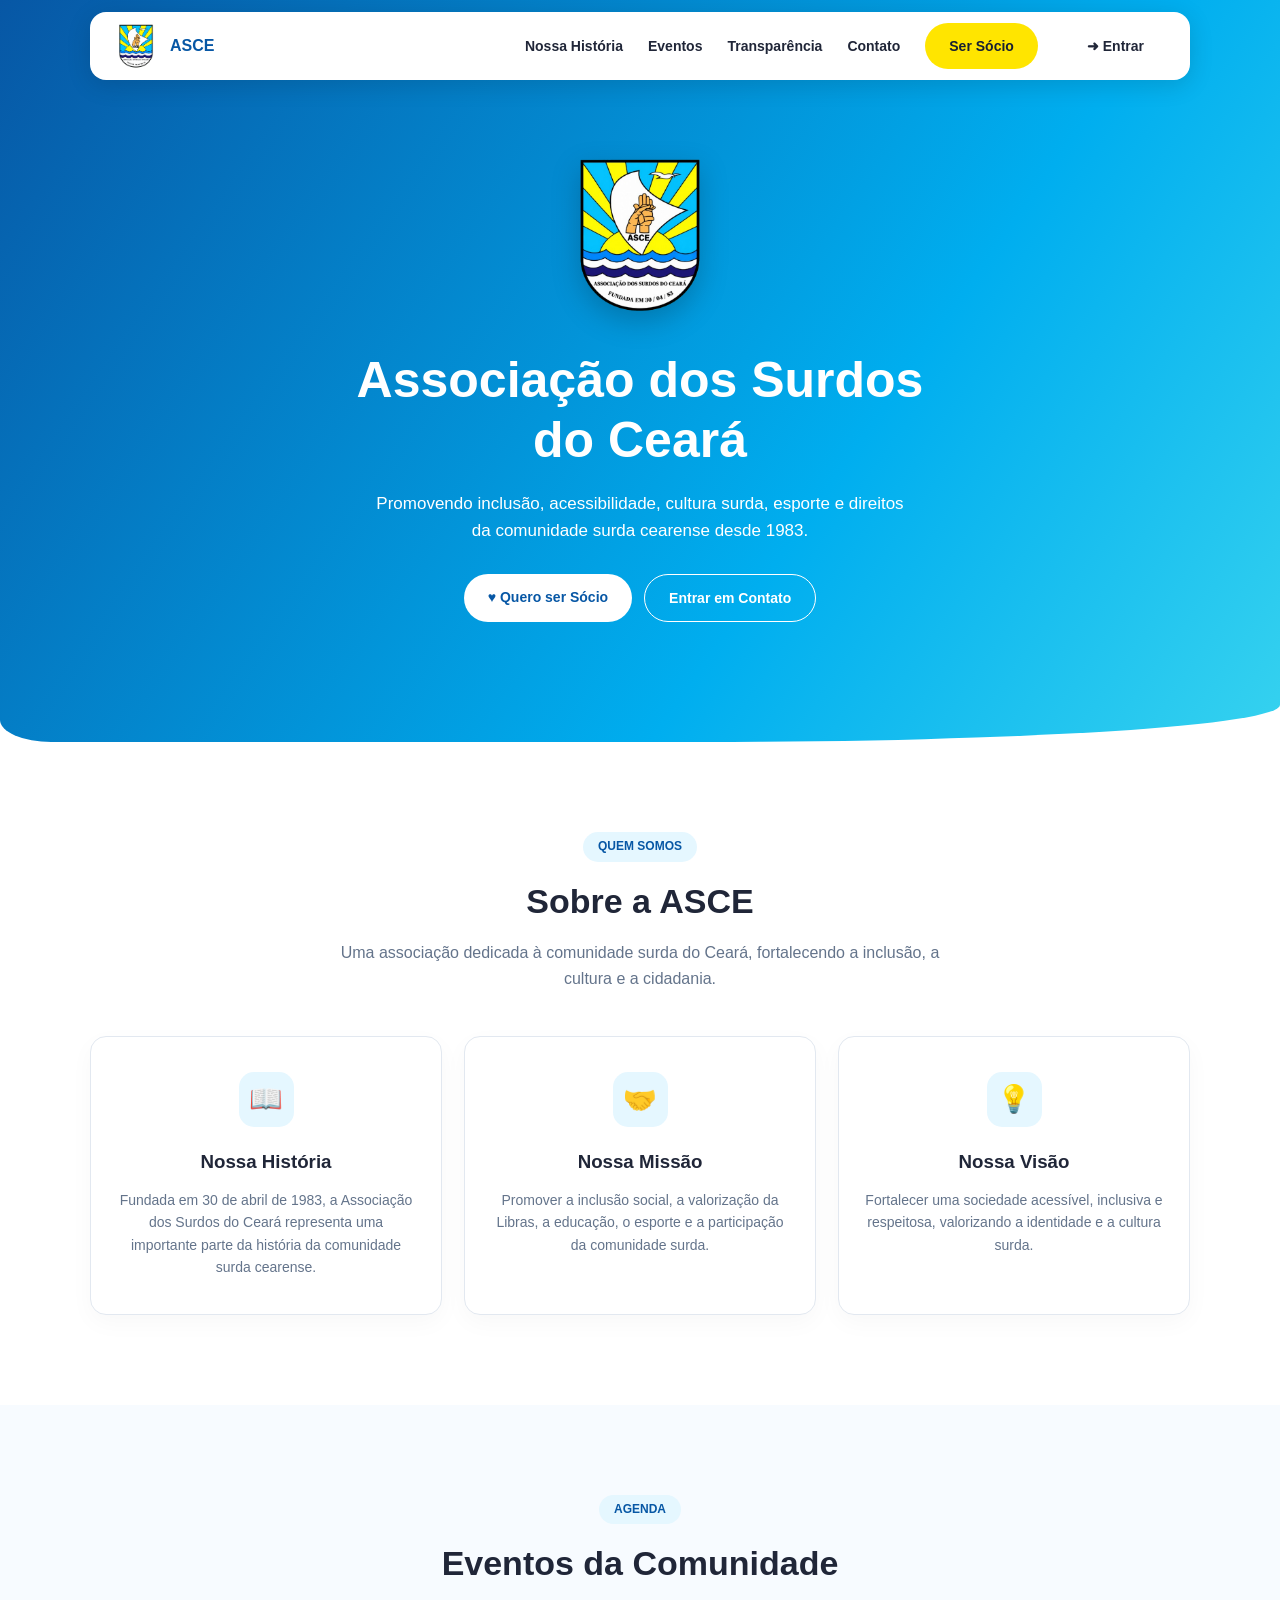
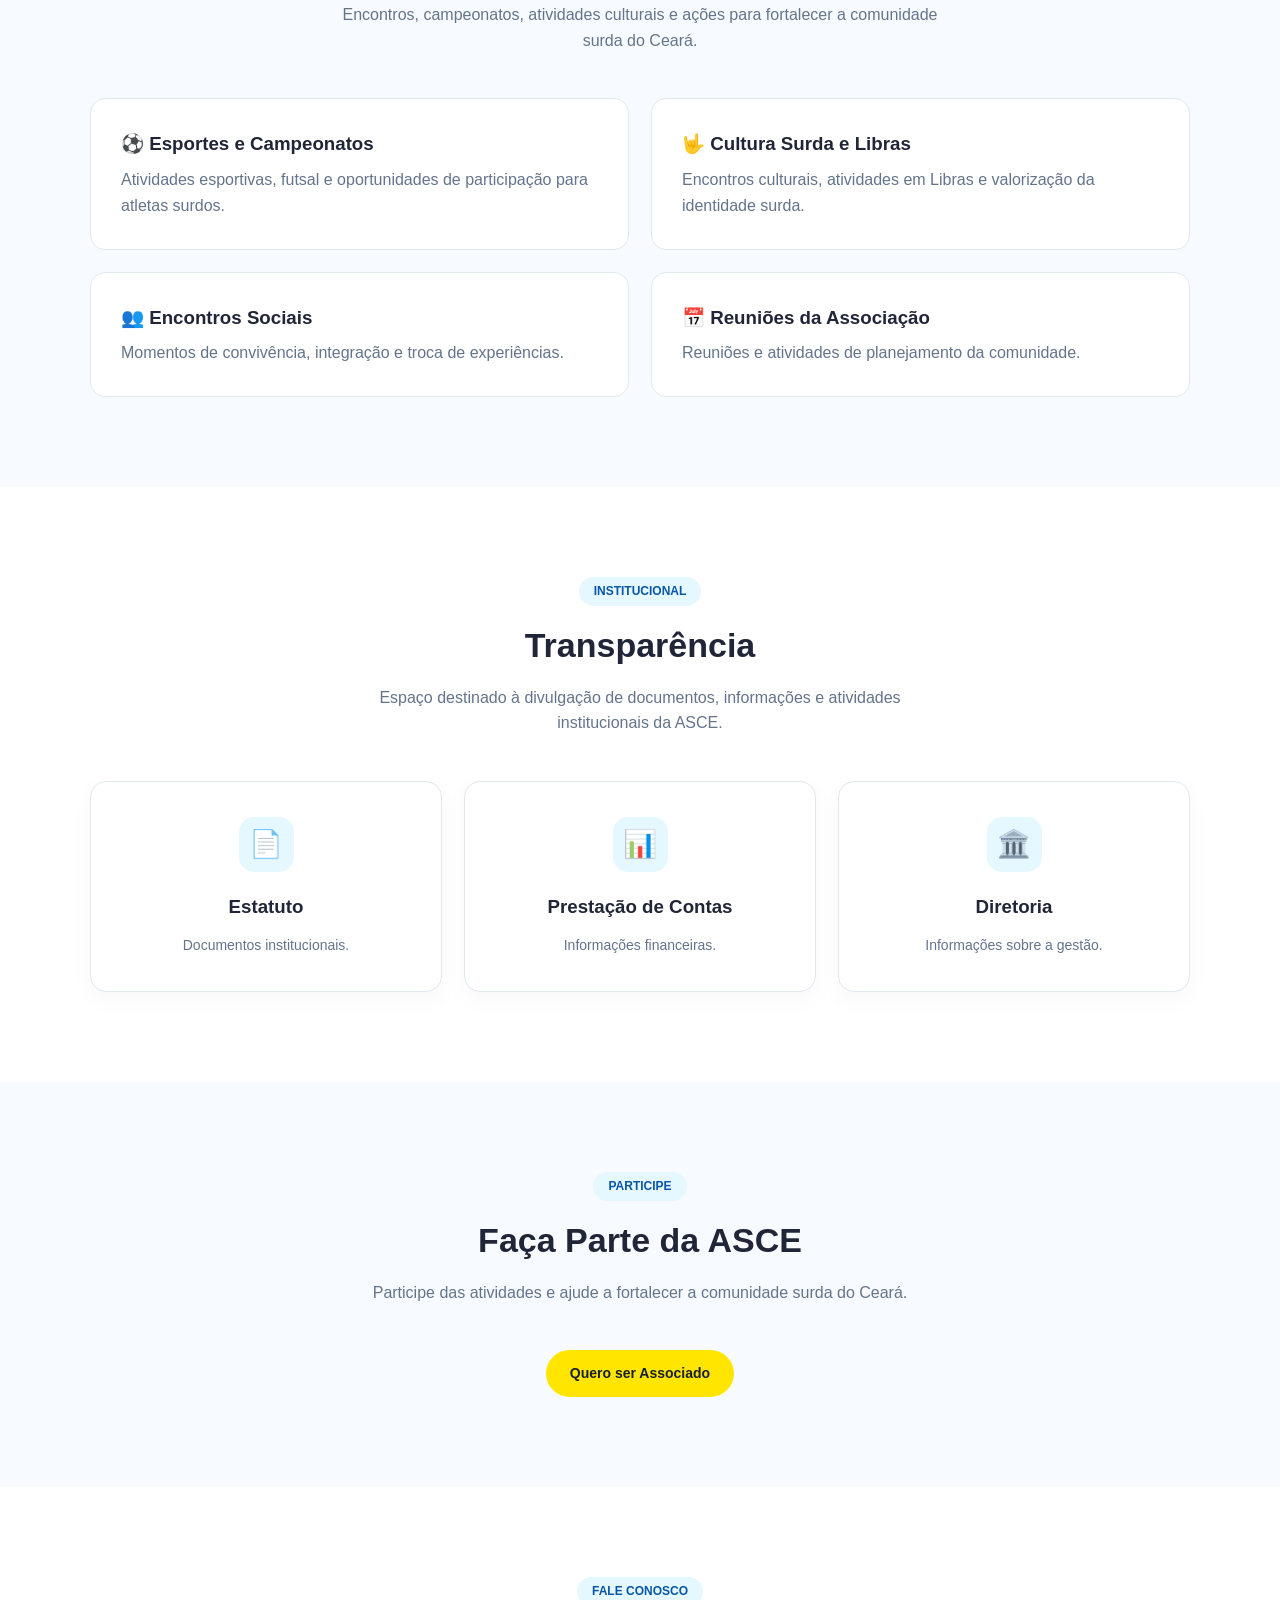
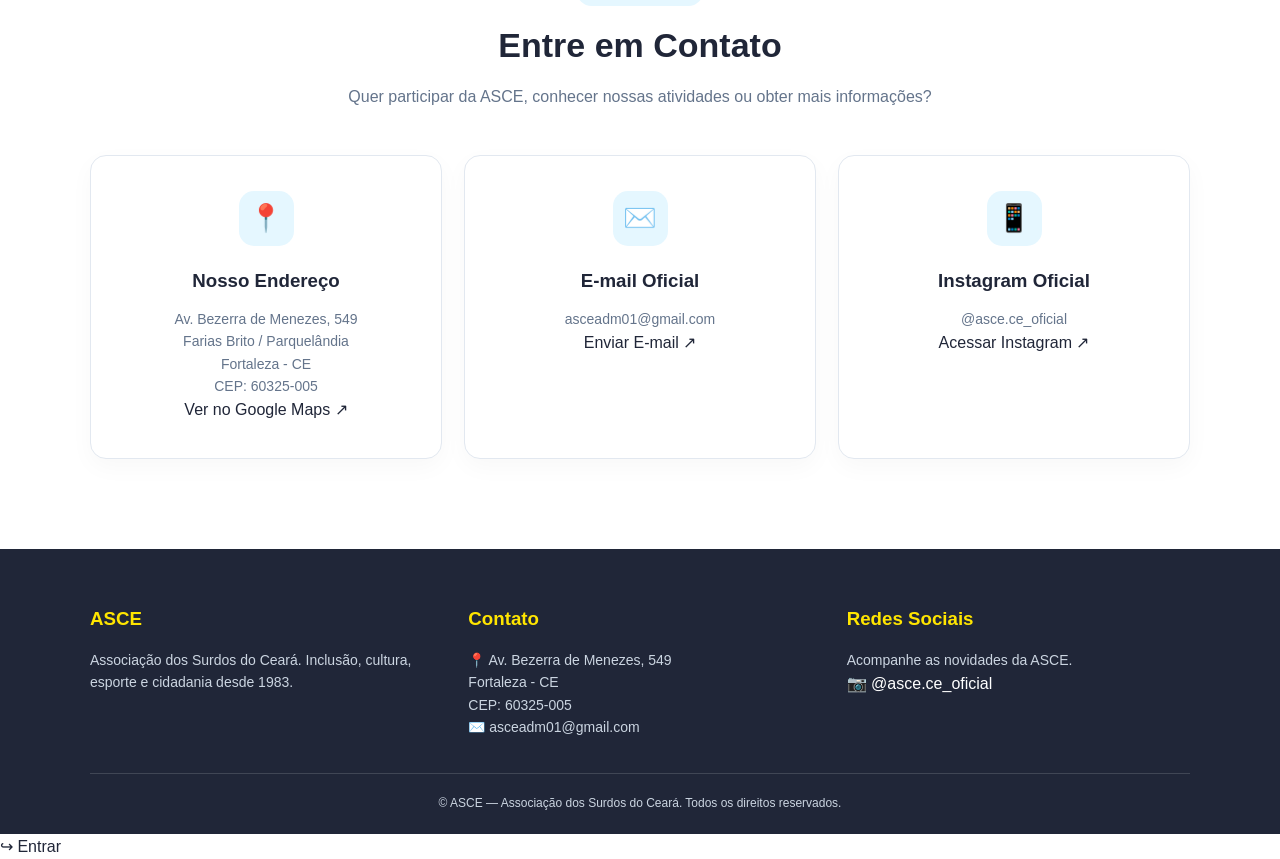
<file: index.html>
<!DOCTYPE html>
<html lang="pt-BR">
<head>
  <meta charset="UTF-8">
  <meta name="viewport" content="width=device-width, initial-scale=1.0">
  <title>ASCE | Associação dos Surdos do Ceará</title>

  <style>
    :root {
      --azul: #00aeef;
      --azul-escuro: #0757a5;
      --amarelo: #ffe500;
      --texto: #202638;
      --cinza: #64748b;
    }

    * {
      margin: 0;
      padding: 0;
      box-sizing: border-box;
    }

    html {
      scroll-behavior: smooth;
    }

    body {
      font-family: Arial, sans-serif;
      color: var(--texto);
      background: white;
      line-height: 1.6;
    }

    a {
      text-decoration: none;
      color: inherit;
    }

    .container {
      width: min(1100px, 90%);
      margin: auto;
    }

    /* MENU */
    header {
      position: fixed;
      top: 12px;
      left: 50%;
      transform: translateX(-50%);
      width: min(1100px, 94%);
      background: white;
      border-radius: 16px;
      padding: 10px 22px;
      display: flex;
      align-items: center;
      justify-content: space-between;
      box-shadow: 0 5px 25px #0002;
      z-index: 100;
    }

    .logo {
      display: flex;
      align-items: center;
      gap: 10px;
      font-weight: bold;
      color: var(--azul-escuro);
    }

    .logo img {
      height: 48px;
      width: auto;
    }

    nav {
      display: flex;
      align-items: center;
      gap: 25px;
    }

    nav a {
      font-size: 14px;
      font-weight: 600;
    }

    nav a:hover {
      color: var(--azul-escuro);
    }

    .btn {
      display: inline-block;
      border-radius: 30px;
      padding: 12px 24px;
      font-weight: bold;
      font-size: 14px;
      transition: 0.2s;
      cursor: pointer;
      border: none;
    }

    .btn:hover {
      transform: translateY(-2px);
    }

    .btn-amarelo {
      background: var(--amarelo);
      color: #172033;
    }

    .btn-branco {
      background: white;
      color: var(--azul-escuro);
    }

    .btn-contorno {
      border: 1px solid white;
      color: white;
      background: transparent;
    }

    /* INICIO */
    .hero {
      min-height: 720px;
      padding: 150px 20px 120px;
      background: linear-gradient(
        125deg,
        #0757a5,
        #00aeef 65%,
        #36d2ef
      );
      color: white;
      text-align: center;
      display: flex;
      align-items: center;
      justify-content: center;
      border-radius: 0 0 45% 4% / 0 0 5% 3%;
    }

    .hero img {
      width: 170px;
      max-width: 50%;
      height: auto;
      margin-bottom: 22px;
      filter: drop-shadow(0 10px 14px #0003);
    }

    .hero h1 {
      font-size: clamp(32px, 5vw, 50px);
      line-height: 1.2;
      margin-bottom: 20px;
    }

    .hero p {
      max-width: 550px;
      margin: 0 auto 30px;
      font-size: 17px;
    }

    .botoes {
      display: flex;
      justify-content: center;
      gap: 12px;
      flex-wrap: wrap;
    }

    /* SECOES */
    section {
      padding: 90px 0;
      scroll-margin-top: 90px;
    }

    .titulo {
      text-align: center;
      margin-bottom: 45px;
    }

    .etiqueta {
      display: inline-block;
      background: #e5f7ff;
      color: var(--azul-escuro);
      border-radius: 30px;
      padding: 5px 15px;
      font-size: 12px;
      font-weight: bold;
      margin-bottom: 12px;
    }

    .titulo h2 {
      font-size: 34px;
      margin-bottom: 12px;
    }

    .titulo p {
      color: var(--cinza);
      max-width: 600px;
      margin: auto;
    }

    .cards {
      display: grid;
      grid-template-columns: repeat(3, 1fr);
      gap: 22px;
    }

    .card {
      border: 1px solid #e2e8f0;
      border-radius: 16px;
      padding: 35px 25px;
      text-align: center;
      background: white;
      box-shadow: 0 8px 25px #00000008;
    }

    .card .icone {
      display: inline-flex;
      align-items: center;
      justify-content: center;
      width: 55px;
      height: 55px;
      border-radius: 15px;
      background: #e5f7ff;
      font-size: 27px;
      margin-bottom: 20px;
    }

    .card h3 {
      margin-bottom: 12px;
    }

    .card p {
      font-size: 14px;
      color: var(--cinza);
    }

    .fundo-claro {
      background: #f7fbff;
    }

    .eventos {
      display: grid;
      grid-template-columns: repeat(2, 1fr);
      gap: 22px;
    }

    .evento {
      border: 1px solid #e2e8f0;
      border-radius: 15px;
      padding: 30px;
      background: white;
    }

    .evento h3 {
      margin-bottom: 8px;
    }

    .evento p {
      color: var(--cinza);
    }

    .centro {
      text-align: center;
      margin-top: 30px;
    }

    /* CONTATO */
    .contato {
      text-align: center;
      max-width: 600px;
      margin: auto;
    }

    .contato p {
      margin-bottom: 20px;
      color: var(--cinza);
    }

    /* RODAPE */
    footer {
      background: #202638;
      color: white;
      padding: 55px 0 20px;
    }

    .rodape {
      display: grid;
      grid-template-columns: repeat(3, 1fr);
      gap: 35px;
      margin-bottom: 35px;
    }

    footer h3 {
      margin-bottom: 15px;
      color: var(--amarelo);
    }

    footer p {
      color: #cbd5e1;
      font-size: 14px;
    }

    .copyright {
      border-top: 1px solid #ffffff25;
      padding-top: 20px;
      text-align: center;
      font-size: 12px;
    }

    /* CELULAR */
    @media (max-width: 768px) {
      header {
        flex-direction: column;
        gap: 12px;
        padding: 12px;
      }

      nav {
        justify-content: center;
        flex-wrap: wrap;
        gap: 12px;
      }

      nav a {
        font-size: 12px;
      }

      .hero {
        padding-top: 200px;
        min-height: 680px;
      }

      .cards,
      .eventos,
      .rodape {
        grid-template-columns: 1fr;
      }

      .titulo h2 {
        font-size: 28px;
      }

      section {
        padding: 65px 0;
      }
    }
  </style>
</head>

<body>

  <!-- MENU -->
  <header>
    <a href="#inicio" class="logo">
      <img src="escudo-asce.png" alt="Escudo ASCE">
      <span>ASCE</span>
    </a>


<nav>
  <a href="#historia">Nossa História</a>
  <a href="#eventos">Eventos</a>
  <a href="#transparencia">Transparência</a>
  <a href="#contato">Contato</a>

  <a href="cadastro.html" class="btn btn-amarelo">
    Ser Sócio
  </a>

  <a href="login.html" class="btn btn-entrar">
    ➜ Entrar
  </a>
</nav>
</header>

  
<!-- PAGINA INICIAL -->
<main>
  <div class="hero" id="inicio">
    <div>
      <img src="escudo-asce.png"
           alt="Associação dos Surdos do Ceará">

      <h1>
        Associação dos Surdos<br>
        do Ceará
      </h1>

      <p>
        Promovendo inclusão, acessibilidade,
        cultura surda, esporte e direitos da
        comunidade surda cearense desde 1983.
      </p>

      <div class="botoes">
        <a href="cadastro.html" class="btn btn-branco">
          ♥ Quero ser Sócio
        </a>

        <a href="#contato" class="btn btn-contorno">
          Entrar em Contato
        </a>
      </div>
    </div>
  </div>

    <!-- HISTORIA -->
    <section id="historia">
      <div class="container">
        <div class="titulo">
          <span class="etiqueta">QUEM SOMOS</span>
          <h2>Sobre a ASCE</h2>
          <p>
            Uma associação dedicada à comunidade
            surda do Ceará, fortalecendo a
            inclusão, a cultura e a cidadania.
          </p>
        </div>

        <div class="cards">
          <article class="card">
            <div class="icone">📖</div>
            <h3>Nossa História</h3>
            <p>
              Fundada em 30 de abril de 1983,
              a Associação dos Surdos do Ceará
              representa uma importante parte
              da história da comunidade surda
              cearense.
            </p>
          </article>

          <article class="card">
            <div class="icone">🤝</div>
            <h3>Nossa Missão</h3>
            <p>
              Promover a inclusão social,
              a valorização da Libras,
              a educação, o esporte e
              a participação da comunidade surda.
            </p>
          </article>

          <article class="card">
            <div class="icone">💡</div>
            <h3>Nossa Visão</h3>
            <p>
              Fortalecer uma sociedade acessível,
              inclusiva e respeitosa,
              valorizando a identidade e
              a cultura surda.
            </p>
          </article>
        </div>
      </div>
    </section>

    <!-- EVENTOS -->
    <section id="eventos" class="fundo-claro">
      <div class="container">
        <div class="titulo">
          <span class="etiqueta">AGENDA</span>
          <h2>Eventos da Comunidade</h2>
          <p>
            Encontros, campeonatos, atividades
            culturais e ações para fortalecer
            a comunidade surda do Ceará.
          </p>
        </div>

        <div class="eventos">
          <article class="evento">
            <h3>⚽ Esportes e Campeonatos</h3>
            <p>
              Atividades esportivas, futsal
              e oportunidades de participação
              para atletas surdos.
            </p>
          </article>

          <article class="evento">
            <h3>🤟 Cultura Surda e Libras</h3>
            <p>
              Encontros culturais, atividades
              em Libras e valorização da
              identidade surda.
            </p>
          </article>

          <article class="evento">
            <h3>👥 Encontros Sociais</h3>
            <p>
              Momentos de convivência,
              integração e troca de experiências.
            </p>
          </article>

          <article class="evento">
            <h3>📅 Reuniões da Associação</h3>
            <p>
              Reuniões e atividades de
              planejamento da comunidade.
            </p>
          </article>
        </div>
      </div>
    </section>

    <!-- TRANSPARENCIA -->
    <section id="transparencia">
      <div class="container">
        <div class="titulo">
          <span class="etiqueta">INSTITUCIONAL</span>
          <h2>Transparência</h2>
          <p>
            Espaço destinado à divulgação de
            documentos, informações e
            atividades institucionais da ASCE.
          </p>
        </div>

        <div class="cards">
          <article class="card">
            <div class="icone">📄</div>
            <h3>Estatuto</h3>
            <p>Documentos institucionais.</p>
          </article>

          <article class="card">
            <div class="icone">📊</div>
            <h3>Prestação de Contas</h3>
            <p>Informações financeiras.</p>
          </article>

          <article class="card">
            <div class="icone">🏛️</div>
            <h3>Diretoria</h3>
            <p>Informações sobre a gestão.</p>
          </article>
        </div>
      </div>
    </section>

    <!-- ASSOCIADOS -->
    <section id="associados" class="fundo-claro">
      <div class="container">
        <div class="titulo">
          <span class="etiqueta">PARTICIPE</span>
          <h2>Faça Parte da ASCE</h2>
          <p>
            Participe das atividades e ajude
            a fortalecer a comunidade surda
            do Ceará.
          </p>
        </div>

        <div class="centro">
          <a href="#contato" class="btn btn-amarelo">
            Quero ser Associado
          </a>
        </div>
      </div>
    </section>

    <!-- CONTATO -->
    
<!-- CONTATO -->
<section id="contato">
  <div class="container">
    <div class="titulo">
      <span class="etiqueta">FALE CONOSCO</span>
      <h2>Entre em Contato</h2>
      <p>
        Quer participar da ASCE, conhecer nossas
        atividades ou obter mais informações?
      </p>
    </div>

    <div class="cards">
      <article class="card">
        <div class="icone">📍</div>
        <h3>Nosso Endereço</h3>
        <p>
          Av. Bezerra de Menezes, 549<br>
          Farias Brito / Parquelândia<br>
          Fortaleza - CE<br>
          CEP: 60325-005
        </p>
        <a
          href="https://www.google.com/maps/search/?api=1&query=Av.+Bezerra+de+Menezes+549+Fortaleza+CE"
          target="_blank"
          rel="noopener noreferrer"
          class="link-contato"
        >
          Ver no Google Maps ↗
        </a>
      </article>

      <article class="card">
        <div class="icone">✉️</div>
        <h3>E-mail Oficial</h3>
        <p>asceadm01@gmail.com</p>
        <a
          href="mailto:asceadm01@gmail.com"
          class="link-contato"
        >
          Enviar E-mail ↗
        </a>
      </article>

      <article class="card">
        <div class="icone">📱</div>
        <h3>Instagram Oficial</h3>
        <p>@asce.ce_oficial</p>
        <a
          href="https://www.instagram.com/asce.ce_oficial/"
          target="_blank"
          rel="noopener noreferrer"
          class="link-contato"
        >
          Acessar Instagram ↗
        </a>
      </article>
    </div>
  </div>
</section>

 
<!-- RODAPE -->
<footer>
  <div class="container">
    <div class="rodape">

      <div>
        <h3>ASCE</h3>
        <p>
          Associação dos Surdos do Ceará.
          Inclusão, cultura, esporte
          e cidadania desde 1983.
        </p>
      </div>

      <div>
        <h3>Contato</h3>
        <p>
          📍 Av. Bezerra de Menezes, 549<br>
          Fortaleza - CE<br>
          CEP: 60325-005
        </p>
        <p>
          <a href="mailto:asceadm01@gmail.com">
            ✉️ asceadm01@gmail.com
          </a>
        </p>
      </div>

      <div>
        <h3>Redes Sociais</h3>
        <p>
          Acompanhe as novidades da ASCE.
        </p>
        <a
          href="https://www.instagram.com/asce.ce_oficial/"
          target="_blank"
          rel="noopener noreferrer"
          class="instagram-btn"
        >
          📷 @asce.ce_oficial
        </a>
      </div>

    </div>

    <p class="copyright">
      © <span id="ano"></span> ASCE —
      Associação dos Surdos do Ceará.
      Todos os direitos reservados.
    </p>
  </div>
</footer>

  ↪ Entrar
</a>
</file>
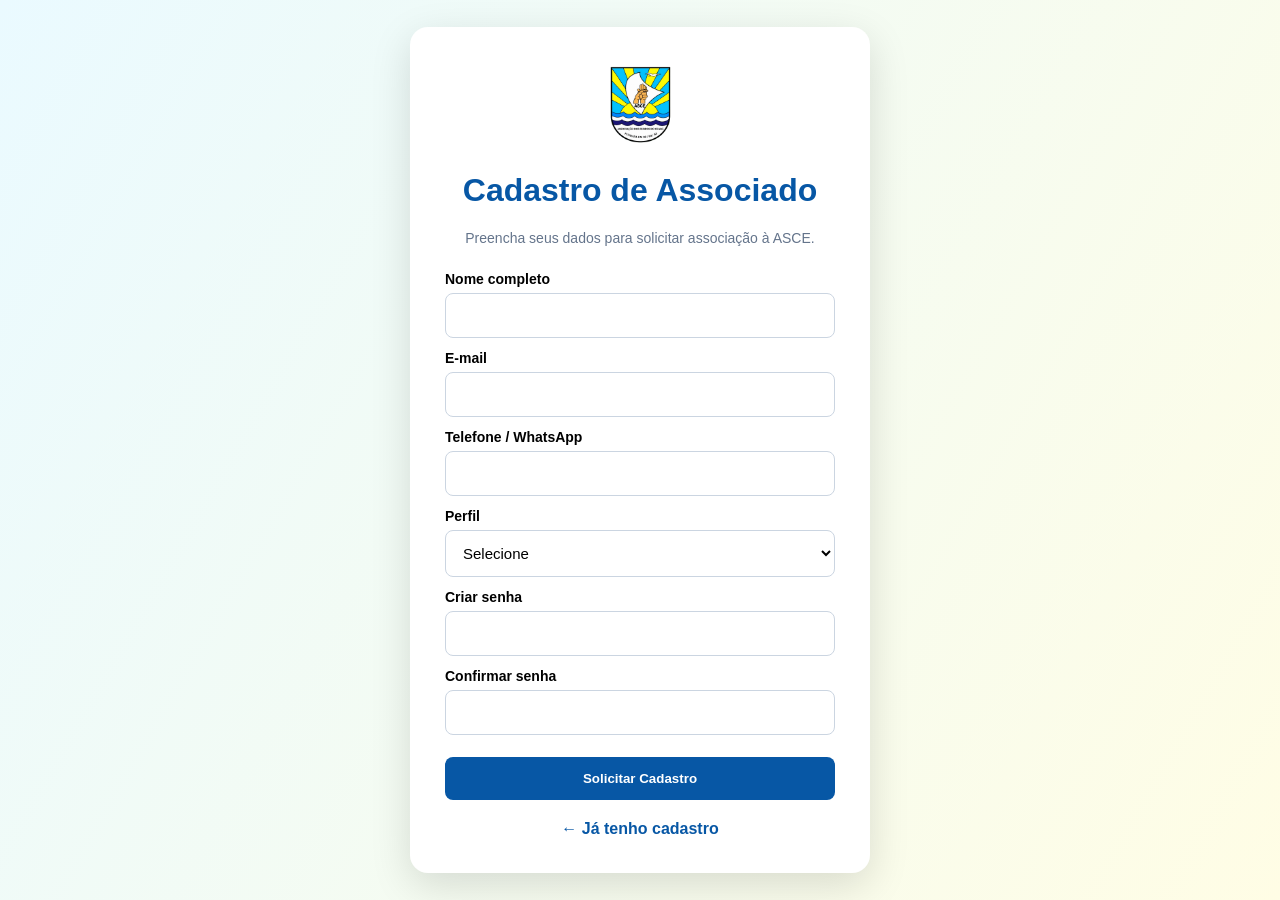
<file: cadastro.html>
<!DOCTYPE html>
<html lang="pt-BR">
<head>
  <meta charset="UTF-8">
  <meta name="viewport" content="width=device-width, initial-scale=1.0">
  <title>Cadastro | ASCE</title>

  <style>
    * {
      box-sizing: border-box;
    }

    body {
      margin: 0;
      font-family: Arial, sans-serif;
      background: linear-gradient(120deg, #eafaff, #fffde5);
      min-height: 100vh;
      display: flex;
      align-items: center;
      justify-content: center;
      padding: 25px;
    }

    .card {
      width: 100%;
      max-width: 460px;
      background: white;
      border-radius: 18px;
      padding: 35px;
      text-align: center;
      box-shadow: 0 12px 40px #0002;
    }

    img {
      width: 85px;
    }

    h1 {
      color: #0757a5;
    }

    p {
      color: #64748b;
      font-size: 14px;
    }

    form {
      margin-top: 25px;
      text-align: left;
    }

    label {
      display: block;
      font-size: 14px;
      font-weight: bold;
      margin: 12px 0 6px;
    }

    input, select {
      width: 100%;
      padding: 13px;
      border: 1px solid #cbd5e1;
      border-radius: 8px;
      font-size: 15px;
      background: white;
    }

    button {
      width: 100%;
      padding: 14px;
      margin-top: 22px;
      background: #0757a5;
      color: white;
      border: none;
      border-radius: 8px;
      font-weight: bold;
      cursor: pointer;
    }

    button:hover {
      background: #003e80;
    }

    a {
      display: inline-block;
      margin-top: 20px;
      color: #0757a5;
      font-weight: bold;
      text-decoration: none;
    }
  </style>
</head>

<body>

  <main class="card">
    <img src="escudo-asce.png" alt="Escudo ASCE">

    <h1>Cadastro de Associado</h1>

    <p>
      Preencha seus dados para solicitar
      associação à ASCE.
    </p>

    <form id="cadastroForm">

      <label for="nome">Nome completo</label>
      <input id="nome" type="text"
             autocomplete="name" required>

      <label for="email">E-mail</label>
      <input id="email" type="email"
             autocomplete="email" required>

      <label for="telefone">Telefone / WhatsApp</label>
      <input id="telefone" type="tel"
             autocomplete="tel" required>

      <label for="perfil">Perfil</label>
      <select id="perfil" required>
        <option value="">Selecione</option>
        <option value="surdo">Pessoa surda</option>
        <option value="ouvinte">Pessoa ouvinte</option>
        <option value="outro">Outro / Prefiro não informar</option>
      </select>

      <label for="senha">Criar senha</label>
      <input id="senha" type="password"
             minlength="8"
             autocomplete="new-password" required>

      <label for="confirmar">Confirmar senha</label>
      <input id="confirmar" type="password"
             minlength="8"
             autocomplete="new-password" required>

      <button type="submit">
        Solicitar Cadastro
      </button>
    </form>

    <a href="login.html">
      ← Já tenho cadastro
    </a>
  </main>

  <script>
    document.getElementById("cadastroForm")
      .addEventListener("submit", function(event) {
        event.preventDefault();

        const senha = document.getElementById("senha").value;
        const confirmar = document.getElementById("confirmar").value;

        if (senha !== confirmar) {
          alert("As senhas não são iguais.");
          return;
        }

        alert(
          "Formulário de demonstração. " +
          "O cadastro ainda não foi enviado."
        );
      });
  </script>

</body>
</html>
</file>
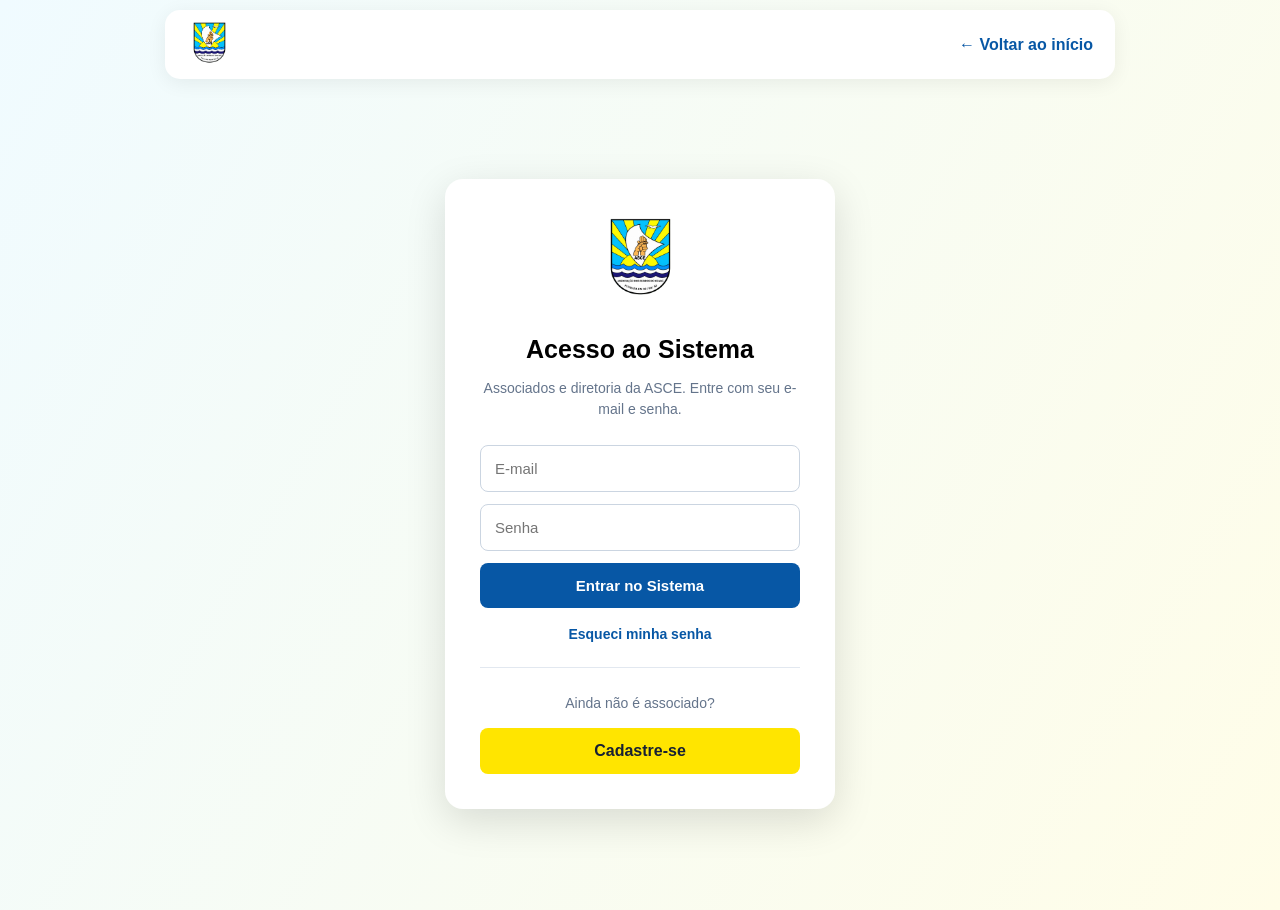
<file: login.html>
<!DOCTYPE html>
<html lang="pt-BR">
<head>
  <meta charset="UTF-8">
  <meta name="viewport" content="width=device-width, initial-scale=1.0">
  <title>Entrar | ASCE</title>

  <style>
    * {
      box-sizing: border-box;
    }

    body {
      margin: 0;
      font-family: Arial, sans-serif;
      background: linear-gradient(120deg, #f0fbff, #fffde8);
      min-height: 100vh;
    }

    header {
      max-width: 950px;
      margin: 10px auto;
      padding: 10px 22px;
      background: white;
      border-radius: 15px;
      display: flex;
      align-items: center;
      justify-content: space-between;
      box-shadow: 0 4px 20px #0001;
    }

    header img {
      height: 45px;
    }

    header a {
      color: #0757a5;
      text-decoration: none;
      font-weight: bold;
    }

    main {
      min-height: calc(100vh - 90px);
      display: flex;
      justify-content: center;
      align-items: center;
      padding: 25px;
    }

    .card {
      background: white;
      width: 100%;
      max-width: 390px;
      border-radius: 18px;
      padding: 35px;
      text-align: center;
      box-shadow: 0 12px 40px #0002;
    }

    .logo {
      width: 85px;
      margin-bottom: 15px;
    }

    h1 {
      font-size: 25px;
      margin-bottom: 10px;
    }

    p {
      color: #64748b;
      font-size: 14px;
      line-height: 1.5;
    }

    form {
      margin-top: 25px;
    }

    input {
      width: 100%;
      padding: 14px;
      margin-bottom: 12px;
      border: 1px solid #cbd5e1;
      border-radius: 8px;
      font-size: 15px;
    }

    input:focus {
      outline: 2px solid #00aeef;
      border-color: transparent;
    }

    button {
      width: 100%;
      padding: 14px;
      border: none;
      border-radius: 8px;
      background: #0757a5;
      color: white;
      font-size: 15px;
      font-weight: bold;
      cursor: pointer;
    }

    button:hover {
      background: #003e80;
    }

    .link {
      display: block;
      margin-top: 18px;
      color: #0757a5;
      text-decoration: none;
      font-size: 14px;
      font-weight: bold;
    }

    .divisor {
      margin: 25px 0;
      border-top: 1px solid #e2e8f0;
    }

    .cadastro {
      background: #ffe500;
      color: #172033;
      display: block;
      padding: 14px;
      border-radius: 8px;
      text-decoration: none;
      font-weight: bold;
    }

    .cadastro:hover {
      background: #f2d900;
    }
  </style>
</head>

<body>

  <header>
    <a href="index.html">
      <img src="escudo-asce.png" alt="ASCE">
    </a>
    <a href="index.html">← Voltar ao início</a>
  </header>

  <main>
    <div class="card">
      <img class="logo"
           src="escudo-asce.png"
           alt="Escudo da ASCE">

      <h1>Acesso ao Sistema</h1>

      <p>
        Associados e diretoria da ASCE.
        Entre com seu e-mail e senha.
      </p>

      <form id="loginForm">
        <input
          type="email"
          placeholder="E-mail"
          aria-label="E-mail"
          autocomplete="email"
          required
        >

        <input
          type="password"
          placeholder="Senha"
          aria-label="Senha"
          autocomplete="current-password"
          required
        >

        <button type="submit">
          Entrar no Sistema
        </button>
      </form>

      <a href="#" class="link" id="recuperar">
        Esqueci minha senha
      </a>

      <div class="divisor"></div>

      <p>Ainda não é associado?</p>

      <a href="cadastro.html" class="cadastro">
        Cadastre-se
      </a>
    </div>
  </main>

  <script>
    document.getElementById("loginForm")
      .addEventListener("submit", function(event) {
        event.preventDefault();
        alert("Login disponível após configurar o sistema.");
      });

    document.getElementById("recuperar")
      .addEventListener("click", function(event) {
        event.preventDefault();
        alert("Recuperação de senha ainda não configurada.");
      });
  </script>

</body>
</html>
</file>
